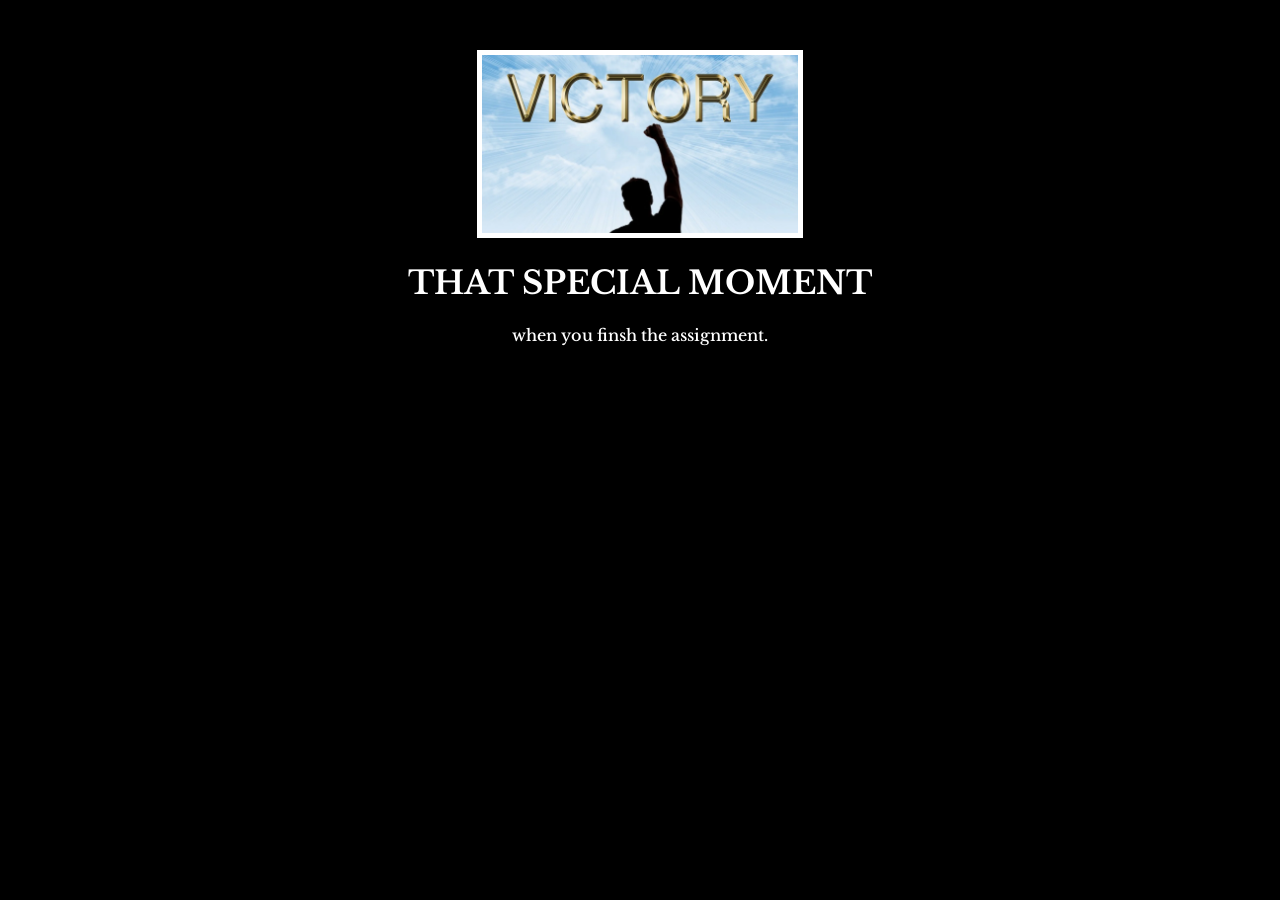
<file: index.html>
<!DOCTYPE html>
<html lang="en">
<head>
  <meta charset="UTF-8">
  <meta name="viewport" content="width=device-width, initial-scale=1.0">
  <title>Motivation meme project</title>
  <link rel="stylesheet" href="./style.css">
  <link rel="preconnect" href="https://fonts.googleapis.com">
  <link rel="preconnect" href="https://fonts.gstatic.com" crossorigin>
  <link href="https://fonts.googleapis.com/css2?family=Caveat:wght@400..700&family=Libre+Baskerville:ital,wght@0,400..700;1,400..700&display=swap" rel="stylesheet">
</head>
<body>
  <div class="poster">
    <img class ="img" src="./gentlemen-its-been-an-honour-v0-2yslvckc553a1.webp" width="100" />
    <h1 class="h">THAT SPECIAL MOMENT</h1>
    <P class="h">when you finsh the assignment.</P>
  </div>
  
</body>
</html>
</file>
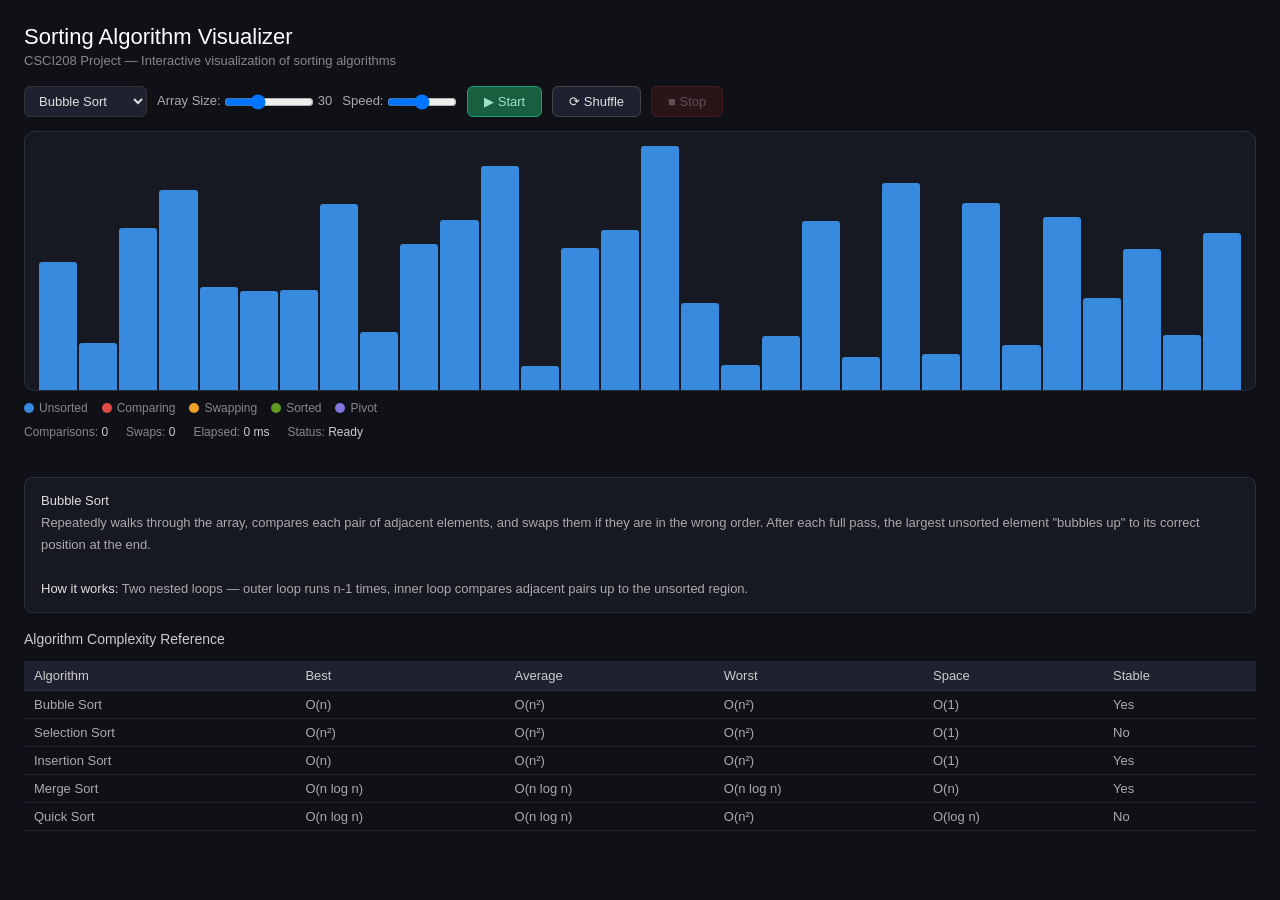
<file: projects/sorting_visualizer.html>
<!DOCTYPE html>
<html lang="en">
<head>
<meta charset="UTF-8">
<meta name="viewport" content="width=device-width, initial-scale=1.0">
<title>Sorting Algorithm Visualizer — CSCI208</title>
<style>
  * { box-sizing: border-box; margin: 0; padding: 0; }
  body { font-family: 'Segoe UI', Arial, sans-serif; background: #0f1117; color: #e0e0e0; min-height: 100vh; padding: 24px; }
  h1 { font-size: 22px; font-weight: 500; color: #fff; }
  .sub { font-size: 13px; color: #888; margin-top: 3px; margin-bottom: 18px; }
  .controls { display: flex; flex-wrap: wrap; gap: 10px; align-items: center; margin-bottom: 14px; }
  select, input[type=range] { background: #1e2130; color: #e0e0e0; border: 1px solid #333; border-radius: 6px; padding: 6px 10px; font-size: 13px; }
  .btn { padding: 7px 16px; font-size: 13px; border-radius: 6px; border: 1px solid #444; background: #1e2130; color: #e0e0e0; cursor: pointer; }
  .btn:hover { background: #2a2f45; }
  .btn:disabled { opacity: 0.35; cursor: not-allowed; }
  .btn-green { background: #185F40; border-color: #1D9E75; color: #9FE1CB; }
  .btn-green:hover { background: #1D9E75; }
  .btn-red { background: #5a1a1a; border-color: #A32D2D; color: #F7C1C1; }
  .btn-red:hover { background: #A32D2D; }
  label { font-size: 13px; color: #aaa; }
  .canvas-wrap { background: #161922; border-radius: 10px; border: 1px solid #2a2f40; overflow: hidden; height: 260px; display: flex; align-items: flex-end; padding: 14px 14px 0; gap: 2px; margin-bottom: 10px; }
  .bar { flex: 1; border-radius: 3px 3px 0 0; transition: height 0.05s; }
  .legend { display: flex; gap: 14px; flex-wrap: wrap; margin-bottom: 10px; }
  .leg { display: flex; align-items: center; gap: 5px; font-size: 12px; color: #888; }
  .leg-dot { width: 10px; height: 10px; border-radius: 50%; }
  .stats { display: flex; gap: 18px; flex-wrap: wrap; margin-bottom: 10px; }
  .stat { font-size: 12px; color: #888; }
  .stat span { font-weight: 500; color: #ccc; }
  .step-log { font-size: 12px; color: #666; min-height: 18px; margin-bottom: 10px; }
  .algo-info { background: #161922; border-radius: 8px; border: 1px solid #2a2f40; padding: 12px 16px; font-size: 13px; color: #aaa; line-height: 1.7; }
  .algo-info strong { color: #e0e0e0; font-weight: 500; }
  .complexity-table { width: 100%; border-collapse: collapse; margin-top: 14px; font-size: 13px; }
  .complexity-table th { background: #1e2130; color: #ccc; padding: 7px 10px; text-align: left; border-bottom: 1px solid #2a2f40; font-weight: 500; }
  .complexity-table td { padding: 6px 10px; border-bottom: 1px solid #1e2130; color: #aaa; }
  .complexity-table tr:hover td { background: #1e2130; }
  .section-title { font-size: 14px; font-weight: 500; color: #ccc; margin: 18px 0 8px; }
</style>
</head>
<body>
<h1>Sorting Algorithm Visualizer</h1>
<div class="sub">CSCI208 Project — Interactive visualization of sorting algorithms</div>

<div class="controls">
  <select id="algoSelect">
    <option value="bubble">Bubble Sort</option>
    <option value="selection">Selection Sort</option>
    <option value="insertion">Insertion Sort</option>
    <option value="merge">Merge Sort</option>
    <option value="quick">Quick Sort</option>
  </select>
  <label>Array Size:
    <input type="range" id="sizeRange" min="10" max="80" value="30" step="1" style="width:90px;vertical-align:middle">
    <span id="sizeVal">30</span>
  </label>
  <label>Speed:
    <input type="range" id="speedRange" min="1" max="5" value="3" step="1" style="width:70px;vertical-align:middle">
  </label>
  <button class="btn btn-green" id="startBtn">▶ Start</button>
  <button class="btn" id="shuffleBtn">⟳ Shuffle</button>
  <button class="btn btn-red" id="stopBtn" disabled>■ Stop</button>
</div>

<div class="canvas-wrap" id="canvas"></div>

<div class="legend">
  <div class="leg"><div class="leg-dot" style="background:#378ADD"></div> Unsorted</div>
  <div class="leg"><div class="leg-dot" style="background:#E24B4A"></div> Comparing</div>
  <div class="leg"><div class="leg-dot" style="background:#EF9F27"></div> Swapping</div>
  <div class="leg"><div class="leg-dot" style="background:#639922"></div> Sorted</div>
  <div class="leg"><div class="leg-dot" style="background:#7F77DD"></div> Pivot</div>
</div>

<div class="stats">
  <div class="stat">Comparisons: <span id="cmpCount">0</span></div>
  <div class="stat">Swaps: <span id="swapCount">0</span></div>
  <div class="stat">Elapsed: <span id="timeEl">0 ms</span></div>
  <div class="stat">Status: <span id="status">Ready</span></div>
</div>

<div class="step-log" id="stepLog"></div>
<div class="algo-info" id="algoInfo"></div>

<div class="section-title">Algorithm Complexity Reference</div>
<table class="complexity-table">
  <tr><th>Algorithm</th><th>Best</th><th>Average</th><th>Worst</th><th>Space</th><th>Stable</th></tr>
  <tr><td>Bubble Sort</td><td>O(n)</td><td>O(n²)</td><td>O(n²)</td><td>O(1)</td><td>Yes</td></tr>
  <tr><td>Selection Sort</td><td>O(n²)</td><td>O(n²)</td><td>O(n²)</td><td>O(1)</td><td>No</td></tr>
  <tr><td>Insertion Sort</td><td>O(n)</td><td>O(n²)</td><td>O(n²)</td><td>O(1)</td><td>Yes</td></tr>
  <tr><td>Merge Sort</td><td>O(n log n)</td><td>O(n log n)</td><td>O(n log n)</td><td>O(n)</td><td>Yes</td></tr>
  <tr><td>Quick Sort</td><td>O(n log n)</td><td>O(n log n)</td><td>O(n²)</td><td>O(log n)</td><td>No</td></tr>
</table>

<script>
const canvas = document.getElementById('canvas');
const startBtn = document.getElementById('startBtn');
const stopBtn = document.getElementById('stopBtn');
const shuffleBtn = document.getElementById('shuffleBtn');
const algoSelect = document.getElementById('algoSelect');
const sizeRange = document.getElementById('sizeRange');
const speedRange = document.getElementById('speedRange');
const sizeVal = document.getElementById('sizeVal');
const cmpEl = document.getElementById('cmpCount');
const swapEl = document.getElementById('swapCount');
const timeEl = document.getElementById('timeEl');
const statusEl = document.getElementById('status');
const stepLog = document.getElementById('stepLog');
const algoInfo = document.getElementById('algoInfo');

const COLORS = { normal:'#378ADD', compare:'#E24B4A', swap:'#EF9F27', sorted:'#639922', pivot:'#7F77DD' };

const ALGO_INFO = {
  bubble: '<strong>Bubble Sort</strong><br>Repeatedly walks through the array, compares each pair of adjacent elements, and swaps them if they are in the wrong order. After each full pass, the largest unsorted element "bubbles up" to its correct position at the end.<br><br><strong>How it works:</strong> Two nested loops — outer loop runs n-1 times, inner loop compares adjacent pairs up to the unsorted region.',
  selection: '<strong>Selection Sort</strong><br>Divides the array into a sorted and unsorted region. On each step, it finds the minimum element from the unsorted region and moves it to the end of the sorted region. Simple but always O(n²).<br><br><strong>How it works:</strong> Outer loop picks the position to fill; inner loop scans for the minimum.',
  insertion: '<strong>Insertion Sort</strong><br>Builds a sorted array one element at a time. Takes each new element and inserts it into its correct position within the already-sorted portion by shifting larger elements right. Efficient for small or nearly-sorted arrays.<br><br><strong>How it works:</strong> Like sorting a hand of playing cards — pick each card and slide it into place.',
  merge: '<strong>Merge Sort</strong><br>A divide-and-conquer algorithm. Recursively splits the array in half until each half has one element (trivially sorted), then merges adjacent halves back together in sorted order. Guaranteed O(n log n) at the cost of O(n) extra space.<br><br><strong>How it works:</strong> Split → recurse → merge. The merge step walks two sorted halves simultaneously.',
  quick: '<strong>Quick Sort</strong><br>Picks a "pivot" element, then partitions the array so all elements smaller than the pivot come before it and all larger ones after. Recursively applies the same logic to each partition. Very fast in practice.<br><br><strong>How it works:</strong> Partition around pivot → recurse left → recurse right.'
};

let arr = [], bars = [], colorState = [], sortedSet = new Set();
let running = false, stopFlag = false, startTime = 0, comparisons = 0, swaps = 0;

function getDelay() { return [200,80,30,10,1][parseInt(speedRange.value)-1]; }

function generateArray() {
  const n = parseInt(sizeRange.value);
  arr = Array.from({length:n}, () => Math.floor(Math.random()*(220-20+1))+20);
  sortedSet = new Set();
  colorState = arr.map(()=>'normal');
  renderBars();
  comparisons = 0; swaps = 0;
  cmpEl.textContent = '0'; swapEl.textContent = '0'; timeEl.textContent = '0 ms';
  statusEl.textContent = 'Ready'; stepLog.textContent = '';
}

function renderBars() {
  canvas.innerHTML = ''; bars = [];
  const max = Math.max(...arr);
  arr.forEach((v, i) => {
    const b = document.createElement('div');
    b.className = 'bar';
    b.style.height = (v/max)*100 + '%';
    b.style.background = sortedSet.has(i) ? COLORS.sorted : (COLORS[colorState[i]] || COLORS.normal);
    canvas.appendChild(b);
    bars.push(b);
  });
}

function updateBar(i, color) {
  if(bars[i]) bars[i].style.background = sortedSet.has(i) ? COLORS.sorted : (COLORS[color] || COLORS.normal);
}
function setColor(indices, color) { indices.forEach(i => { colorState[i]=color; updateBar(i,color); }); }
function markSorted(indices) { indices.forEach(i => { sortedSet.add(i); if(bars[i]) bars[i].style.background=COLORS.sorted; }); }
function updateHeight(i) { const max=Math.max(...arr); if(bars[i]) bars[i].style.height=(arr[i]/max)*100+'%'; }
function sleep(ms) { return new Promise(res => setTimeout(res, ms)); }
function updateStats() { cmpEl.textContent=comparisons; swapEl.textContent=swaps; timeEl.textContent=(Date.now()-startTime)+' ms'; }

async function bubbleSort() {
  const n=arr.length;
  for(let i=0;i<n-1;i++){
    for(let j=0;j<n-i-1;j++){
      if(stopFlag) return;
      setColor([j,j+1],'compare'); comparisons++;
      stepLog.textContent=`Pass ${i+1}: Comparing arr[${j}]=${arr[j]} and arr[${j+1}]=${arr[j+1]}`;
      updateStats(); await sleep(getDelay());
      if(arr[j]>arr[j+1]){
        setColor([j,j+1],'swap');
        [arr[j],arr[j+1]]=[arr[j+1],arr[j]]; swaps++;
        updateHeight(j); updateHeight(j+1); await sleep(getDelay());
      }
      setColor([j,j+1],'normal');
    }
    markSorted([n-1-i]);
  }
  markSorted([0]);
}

async function selectionSort() {
  const n=arr.length;
  for(let i=0;i<n-1;i++){
    let minIdx=i; setColor([minIdx],'pivot');
    for(let j=i+1;j<n;j++){
      if(stopFlag) return;
      setColor([j],'compare'); comparisons++;
      stepLog.textContent=`Finding min in [${i}..${n-1}]: comparing arr[${j}]=${arr[j]} with min=${arr[minIdx]}`;
      updateStats(); await sleep(getDelay());
      if(arr[j]<arr[minIdx]){ if(minIdx!==i) setColor([minIdx],'normal'); minIdx=j; setColor([minIdx],'pivot'); }
      else setColor([j],'normal');
    }
    if(minIdx!==i){ setColor([i,minIdx],'swap'); [arr[i],arr[minIdx]]=[arr[minIdx],arr[i]]; swaps++; updateHeight(i); updateHeight(minIdx); await sleep(getDelay()); }
    setColor([minIdx],'normal'); markSorted([i]); updateStats();
  }
  markSorted([arr.length-1]);
}

async function insertionSort() {
  const n=arr.length; markSorted([0]);
  for(let i=1;i<n;i++){
    if(stopFlag) return;
    let key=arr[i]; let j=i-1;
    setColor([i],'swap');
    stepLog.textContent=`Inserting arr[${i}]=${key} into sorted portion [0..${i-1}]`;
    while(j>=0 && arr[j]>key){
      if(stopFlag) return;
      comparisons++; setColor([j],'compare'); updateStats(); await sleep(getDelay());
      arr[j+1]=arr[j]; swaps++; updateHeight(j+1);
      sortedSet.delete(j+1); bars[j+1].style.background=COLORS.swap;
      setColor([j],'normal'); j--;
    }
    arr[j+1]=key; comparisons++; updateHeight(j+1);
    for(let k=0;k<=i;k++) markSorted([k]); updateStats(); await sleep(getDelay());
  }
  for(let k=0;k<arr.length;k++) markSorted([k]);
}

async function mergeSort() {
  await mergeSortHelper(0, arr.length-1);
  if(!stopFlag) for(let k=0;k<arr.length;k++) markSorted([k]);
}
async function mergeSortHelper(l,r) {
  if(l>=r||stopFlag) return;
  const m=Math.floor((l+r)/2);
  await mergeSortHelper(l,m); await mergeSortHelper(m+1,r); await merge(l,m,r);
}
async function merge(l,m,r) {
  const left=arr.slice(l,m+1), right=arr.slice(m+1,r+1);
  let i=0,j=0,k=l;
  stepLog.textContent=`Merging subarrays [${l}..${m}] and [${m+1}..${r}]`;
  while(i<left.length&&j<right.length){
    if(stopFlag) return;
    setColor([l+i,m+1+j],'compare'); comparisons++; updateStats(); await sleep(getDelay());
    if(left[i]<=right[j]){arr[k]=left[i];i++;}else{arr[k]=right[j];j++;swaps++;}
    updateHeight(k); setColor([k],'swap'); k++;
  }
  while(i<left.length){arr[k]=left[i];updateHeight(k);setColor([k],'swap');i++;k++;}
  while(j<right.length){arr[k]=right[j];updateHeight(k);setColor([k],'swap');j++;k++;}
  for(let x=l;x<=r;x++) setColor([x],'normal'); updateStats();
}

async function quickSort() {
  await quickSortHelper(0, arr.length-1);
  if(!stopFlag) for(let k=0;k<arr.length;k++) markSorted([k]);
}
async function quickSortHelper(l,r) {
  if(l>=r||stopFlag) return;
  const p=await partition(l,r);
  if(stopFlag) return;
  markSorted([p]); await quickSortHelper(l,p-1); await quickSortHelper(p+1,r);
}
async function partition(l,r) {
  const pivot=arr[r]; setColor([r],'pivot');
  stepLog.textContent=`Partitioning [${l}..${r}] with pivot=${pivot}`;
  let i=l-1;
  for(let j=l;j<r;j++){
    if(stopFlag) return r;
    setColor([j],'compare'); comparisons++; updateStats(); await sleep(getDelay());
    if(arr[j]<=pivot){
      i++; setColor([i,j],'swap'); [arr[i],arr[j]]=[arr[j],arr[i]]; swaps++;
      updateHeight(i); updateHeight(j); await sleep(getDelay()); setColor([i],'normal');
    }
    setColor([j],'normal');
  }
  setColor([r],'normal');
  [arr[i+1],arr[r]]=[arr[r],arr[i+1]]; swaps++; updateHeight(i+1); updateHeight(r); updateStats();
  return i+1;
}

async function runSort() {
  running=true; stopFlag=false;
  startBtn.disabled=true; shuffleBtn.disabled=true; stopBtn.disabled=false;
  algoSelect.disabled=true; sizeRange.disabled=true;
  statusEl.textContent='Sorting...';
  sortedSet=new Set(); comparisons=0; swaps=0;
  colorState=arr.map(()=>'normal'); renderBars(); startTime=Date.now();
  const algo=algoSelect.value;
  if(algo==='bubble') await bubbleSort();
  else if(algo==='selection') await selectionSort();
  else if(algo==='insertion') await insertionSort();
  else if(algo==='merge') await mergeSort();
  else if(algo==='quick') await quickSort();
  running=false;
  startBtn.disabled=false; shuffleBtn.disabled=false; stopBtn.disabled=true;
  algoSelect.disabled=false; sizeRange.disabled=false;
  statusEl.textContent=stopFlag?'Stopped':'Done ✓';
  if(!stopFlag){ stepLog.textContent='Array fully sorted!'; for(let k=0;k<arr.length;k++) markSorted([k]); }
  updateStats();
}

startBtn.addEventListener('click', runSort);
stopBtn.addEventListener('click', () => { stopFlag=true; statusEl.textContent='Stopping...'; });
shuffleBtn.addEventListener('click', generateArray);
sizeRange.addEventListener('input', () => { sizeVal.textContent=sizeRange.value; if(!running) generateArray(); });
algoSelect.addEventListener('change', () => { algoInfo.innerHTML=ALGO_INFO[algoSelect.value]; });

generateArray();
algoInfo.innerHTML=ALGO_INFO['bubble'];
</script>
</body>
</html>
</file>
<file: style.css>
html{background-color: black;}

.poster{font-family: "Libre Baskerville", serif;
  font-optical-sizing: auto;
  font-weight: 500;
  font-style: normal;
  color: white;
  text-align: center;
  width: 50%;
  margin-left: 25%;
  margin-top: 50px;}

.img{border: 5px solid white;width: 50%;height:100%}
</file>
